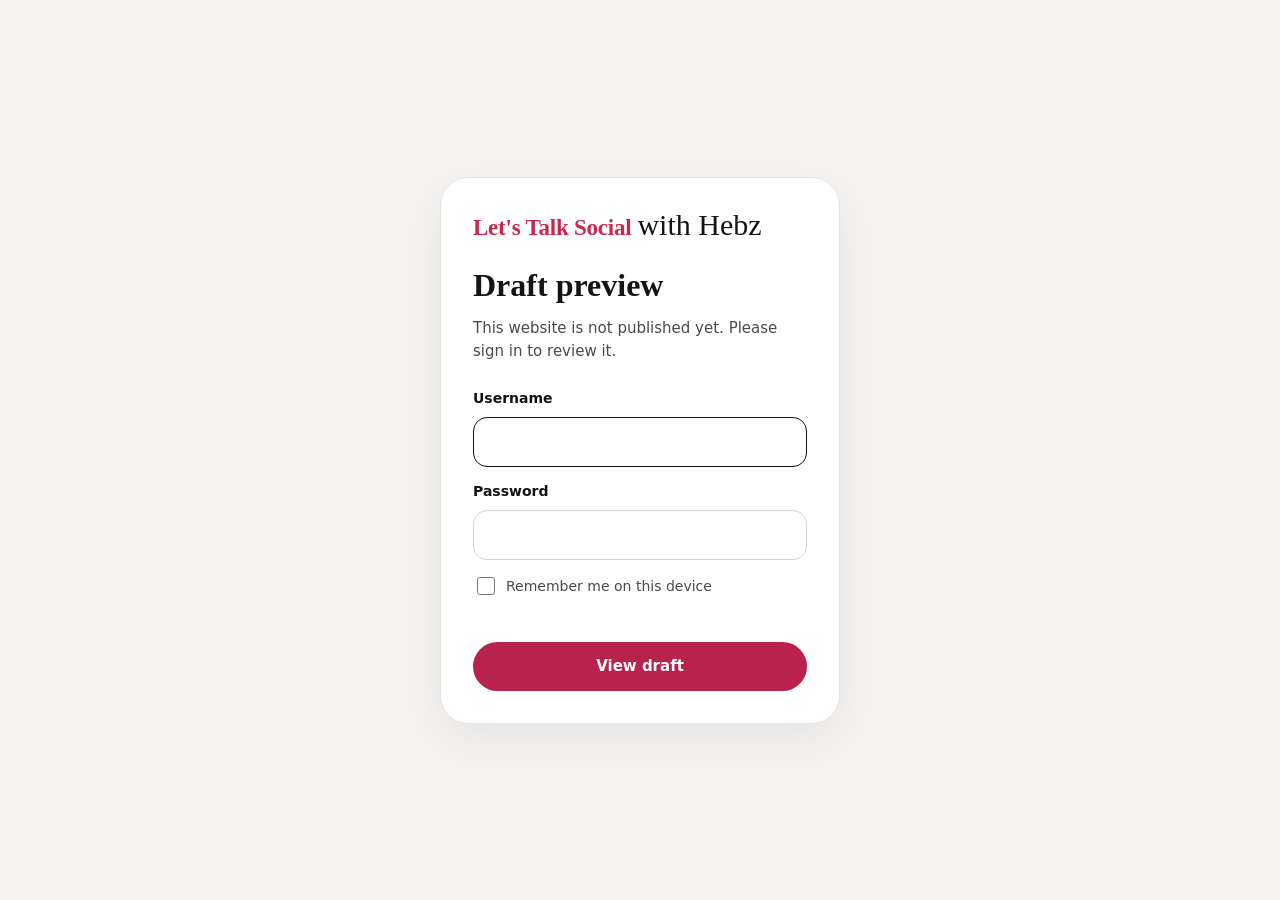
<file: event.html>
<!doctype html>
<html lang="en">
<head>
<meta charset="utf-8">
<meta name="viewport" content="width=device-width, initial-scale=1">
<meta http-equiv="Content-Security-Policy" content="default-src 'self'; script-src 'self'; style-src 'self' https://fonts.googleapis.com; font-src https://fonts.gstatic.com; img-src 'self' data:; connect-src 'self'; manifest-src 'self'; worker-src 'self'; object-src 'none'; base-uri 'self'; form-action 'none'; upgrade-insecure-requests">
<meta name="referrer" content="strict-origin-when-cross-origin">
<!-- DRAFT: login switched by "draftMode" in data/config.json. When going live, delete the robots line below. -->
<meta name="robots" content="noindex, nofollow">
<script src="js/gate.js"></script>
<title>Event recap — Let's Talk Social with Hebz</title>
<meta name="description" content="Recap of a Let's Talk Social with Hebz community event.">
<meta name="theme-color" content="#C8284F">
<link rel="manifest" href="manifest.webmanifest">
<link rel="icon" href="assets/icons/favicon.svg" type="image/svg+xml">
<link rel="apple-touch-icon" href="assets/icons/apple-touch-icon.png">
<link rel="preconnect" href="https://fonts.googleapis.com">
<link rel="preconnect" href="https://fonts.gstatic.com" crossorigin>
<link rel="stylesheet" href="https://fonts.googleapis.com/css2?family=Mrs+Saint+Delafield&amp;family=Playfair+Display:wght@700;800&amp;family=Plus+Jakarta+Sans:wght@400;500;600;700;800&amp;display=swap">
<link rel="stylesheet" href="css/styles.css">
<script src="js/main.js" defer></script>
<script src="js/event.js" defer></script>
</head>
<body>
<a class="skip" href="#main">Skip to content</a>
<header class="page-head">
  <nav class="nav wrap" aria-label="Main">
    <a class="brand" href="./"><span class="brand-serif">Let's Talk Social</span><span class="brand-script">with Hebz</span></a>
    <a class="btn btn-outline btn-sm" href="./#events">← All events</a>
  </nav>
</header>

<main id="main" class="page">
  <p class="crumbs"><a href="./#events">Events</a> / Past events / <span data-e="crumb">Recap</span></p>
  <div class="chips" data-e="chips"></div>
  <h1 class="page-title" data-e="title">Event recap</h1>
  <div class="hero-photo" data-e="cover" role="img" aria-label="Event photo"></div>

  <div class="recap">
    <article>
      <h2 class="h2">The recap</h2>
      <div data-e="recap"><p>Loading…</p></div>
      <div data-e="takeaways-wrap" hidden>
        <h3 class="h3 takeaways-h">Key takeaways</h3>
        <ol data-e="takeaways"></ol>
      </div>
    </article>
    <aside>
      <div class="side-card" data-e="speakers-wrap" hidden>
        <h2>Speakers</h2>
        <div data-e="speakers"></div>
      </div>
      <div class="side-card" data-e="partners-wrap" hidden>
        <h2>Partners</h2>
        <p class="partners" data-e="partners"></p>
      </div>
      <a class="side-card card-dark members-card" data-link="whatsapp" href="./#join">
        <strong>Slides &amp; full album</strong>
        <span>Shared with members in the WhatsApp community</span>
      </a>
    </aside>
  </div>

  <div data-e="moments-wrap" hidden>
    <h2 class="h2 moments-h">Moments</h2>
    <div class="moments" data-e="moments"></div>
  </div>

  <div class="cta-band">
    <div><h2>Don't miss the next one.</h2><p>Events are for community members. Joining is free.</p></div>
    <a class="btn btn-white" data-link="whatsapp" href="./#join">Join the community</a>
  </div>
</main>

<footer class="site-footer">
  <div class="wrap footer-row">
    <span>© <span data-year>2026</span> Let's Talk Social with Hebz · Licensed in the UAE</span>
    <nav aria-label="Legal" class="footer-links">
      <a href="legal.html#privacy">Privacy policy</a>
      <a href="legal.html#cookies">Cookie policy</a>
      <a href="legal.html#terms">Terms &amp; conditions</a>
    </nav>
  </div>
</footer>
<div class="toast" role="status" aria-live="polite" hidden></div>
</body>
</html>
</file>
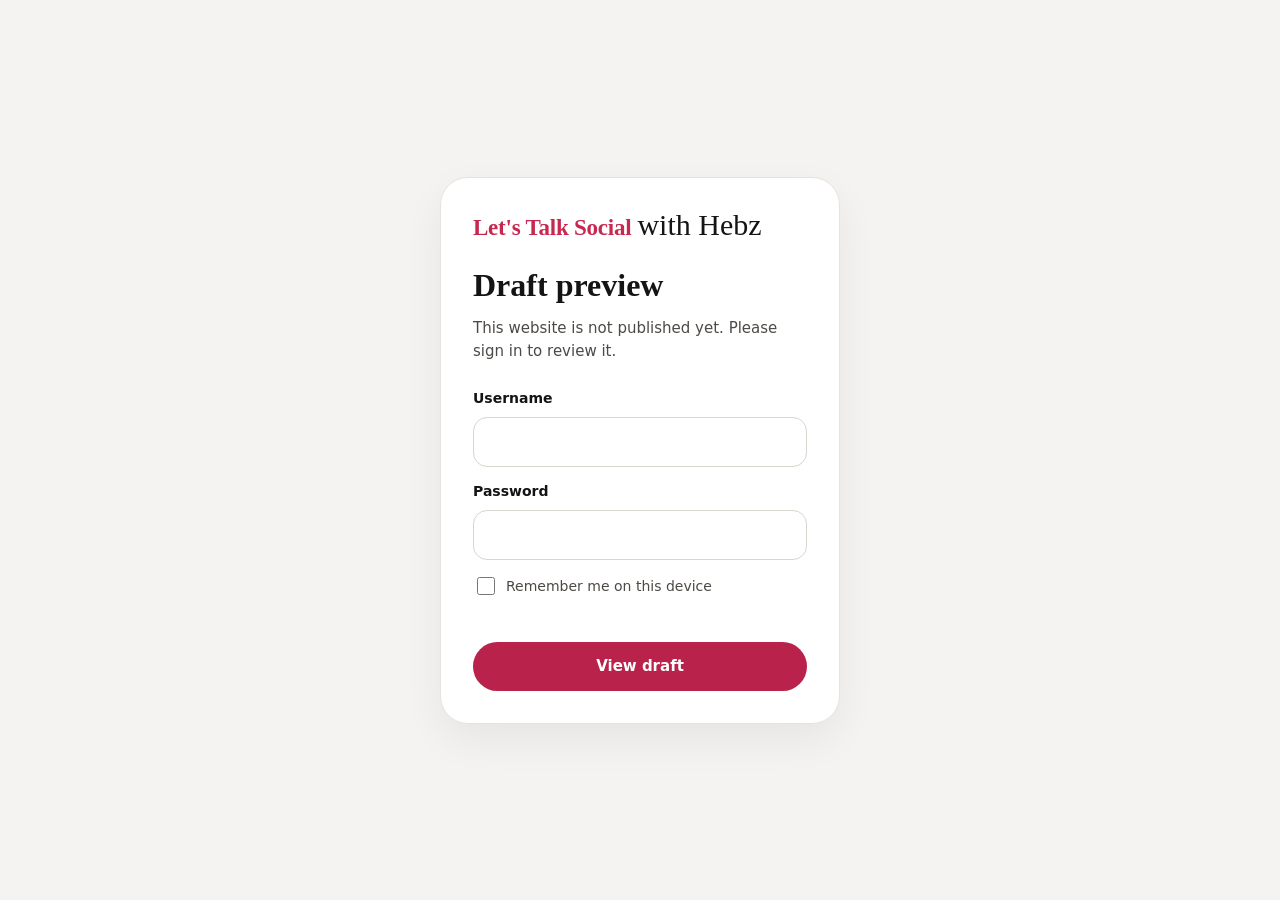
<file: legal.html>
<!doctype html>
<html lang="en">
<head>
<meta charset="utf-8">
<meta name="viewport" content="width=device-width, initial-scale=1">
<meta http-equiv="Content-Security-Policy" content="default-src 'self'; script-src 'self'; style-src 'self' https://fonts.googleapis.com; font-src https://fonts.gstatic.com; img-src 'self' data:; connect-src 'self'; manifest-src 'self'; worker-src 'self'; object-src 'none'; base-uri 'self'; form-action 'none'; upgrade-insecure-requests">
<meta name="referrer" content="strict-origin-when-cross-origin">
<!-- DRAFT: login switched by "draftMode" in data/config.json. When going live, delete the robots line below. -->
<meta name="robots" content="noindex, nofollow">
<script src="js/gate.js"></script>
<title>Privacy, cookies and terms — Let's Talk Social with Hebz</title>
<meta name="description" content="Privacy policy, cookie policy and terms and conditions for Let's Talk Social with Hebz.">
<meta name="theme-color" content="#C8284F">
<link rel="manifest" href="manifest.webmanifest">
<link rel="icon" href="assets/icons/favicon.svg" type="image/svg+xml">
<link rel="apple-touch-icon" href="assets/icons/apple-touch-icon.png">
<link rel="preconnect" href="https://fonts.googleapis.com">
<link rel="preconnect" href="https://fonts.gstatic.com" crossorigin>
<link rel="stylesheet" href="https://fonts.googleapis.com/css2?family=Mrs+Saint+Delafield&amp;family=Playfair+Display:wght@700;800&amp;family=Plus+Jakarta+Sans:wght@400;500;600;700;800&amp;display=swap">
<link rel="stylesheet" href="css/styles.css">
<script src="js/main.js" defer></script>
</head>
<body>
<a class="skip" href="#main">Skip to content</a>
<header class="page-head">
  <nav class="nav wrap" aria-label="Main">
    <a class="brand" href="./"><span class="brand-serif">Let's Talk Social</span><span class="brand-script">with Hebz</span></a>
    <a class="btn btn-outline btn-sm" href="./">← Back to site</a>
  </nav>
</header>

<main id="main" class="page">
  <h1 class="page-title">Legal</h1>
  <p class="muted">Last updated: [DATE]</p>

  <div class="segmented legal-tabs" role="tablist" aria-label="Legal documents" data-legal-tabs>
    <button type="button" role="tab" aria-controls="privacy" aria-selected="true">Privacy</button>
    <button type="button" role="tab" aria-controls="cookies" aria-selected="false" tabindex="-1">Cookies</button>
    <button type="button" role="tab" aria-controls="terms" aria-selected="false" tabindex="-1">Terms</button>
  </div>

  <section class="legal-doc" id="privacy" role="tabpanel" aria-label="Privacy policy">
    <h2>Privacy policy</h2>
    <p>This policy explains how Let's Talk Social with Hebz ([LEGAL ENTITY NAME], licensed in [EMIRATE], UAE, licence no. [NUMBER]) handles personal data, in line with UAE Federal Decree-Law No. 45 of 2021 on the Protection of Personal Data.</p>
    <h3>What this website collects</h3>
    <p>This website has no sign-up forms, accounts or tracking, and does not collect your personal data itself. Our hosting provider, GitHub Pages, may log technical data such as IP addresses for security and to run the service, under GitHub's own privacy statement. Fonts are loaded from Google Fonts, which receives your IP address to deliver them.</p>
    <h3>Services we link to</h3>
    <p>When you join our WhatsApp community, fill in our survey or testimonial form (Google Forms) or follow us on social media, that service collects data under its own privacy policy. We receive the information you choose to share there.</p>
    <h3>Event payments</h3>
    <p>Event payments are processed by Stripe on its secure checkout page. We never see or store your full card details. We receive your name, email, the event you paid for and the payment status, which we use to manage bookings and refunds.</p>
    <h3>Testimonials</h3>
    <p>Testimonials come from our Google Form, which asks for your permission before we publish anything. We only publish your name, role, country and words. You can ask us to edit or remove your testimonial at any time.</p>
    <h3>Community map</h3>
    <p>The map shows totals of members per country of residence, based on answers members choose to give in our survey. We never show names, and countries with fewer than 10 members are shown as "Fewer than 10".</p>
    <h3>Event photos</h3>
    <p>We take photos at events and tell attendees on the day. Public highlights appear on this site; full albums are shared only with members. If you would like a photo of you removed, email us and we will take it down.</p>
    <h3>Your rights</h3>
    <p>You can ask to access, correct or delete your data, restrict or object to how we use it, or withdraw your consent. Email [PRIVACY EMAIL] and we will reply within [NUMBER] days.</p>
    <h3>Keeping data</h3>
    <p>We keep form responses only as long as we need them for the purpose you gave them, then delete them: [RETENTION PERIOD, e.g. 24 months].</p>
    <h3>Children</h3>
    <p>Our community and events are for adults (18+). We do not knowingly collect data from children.</p>
    <h3>Changes and contact</h3>
    <p>We will post any changes on this page with a new date. Questions: [PRIVACY EMAIL].</p>
  </section>

  <section class="legal-doc" id="cookies" role="tabpanel" aria-label="Cookie policy">
    <h2>Cookie policy</h2>
    <h3>Cookies on this site</h3>
    <p>This website does not set tracking or advertising cookies.</p>
    <h3>Things we store on your device</h3>
    <div class="table-wrap">
    <table>
      <thead><tr><th>Name</th><th>Purpose</th><th>Type</th><th>Kept for</th></tr></thead>
      <tbody>
        <tr><td>lts-notice</td><td>Remembers that you closed the cookie notice</td><td>Local storage, necessary</td><td>Until you clear it</td></tr>
        <tr><td>lts-install</td><td>Remembers that you closed the "add to phone" card</td><td>Local storage, preference</td><td>Until you clear it</td></tr>
        <tr><td>lts-v*</td><td>Saves site files on your device so it loads fast and works offline</td><td>Browser cache (service worker), necessary</td><td>Until the next site update or you clear it</td></tr>
      </tbody>
    </table>
    </div>
    <h3>Third parties</h3>
    <p>Fonts are loaded from Google Fonts. Links to WhatsApp, Google Forms, Stripe checkout and social networks take you to those services, which set their own cookies under their own policies.</p>
    <h3>If this changes</h3>
    <p>If we ever add analytics or advertising, we will update this page and ask for your consent before setting any non-essential cookies.</p>
  </section>

  <section class="legal-doc" id="terms" role="tabpanel" aria-label="Terms and conditions">
    <h2>Terms &amp; conditions</h2>
    <h3>About these terms</h3>
    <p>By using this website or joining our community channels, you agree to these terms. The site is run by [LEGAL ENTITY NAME], licensed in [EMIRATE], UAE.</p>
    <h3>Community guidelines</h3>
    <ul>
      <li>Be respectful. No harassment, hate speech or discrimination.</li>
      <li>No spam, and no selling or promoting without permission from the admins.</li>
      <li>Keep what members share in private channels private.</li>
      <li>Admins may remove content or members who break these rules.</li>
    </ul>
    <h3>Events</h3>
    <p>Events are for community members only. Booking links are shared in our WhatsApp community, and payments are processed by Stripe. Tickets are personal and links must not be shared outside the community. Cancellations and refunds: [YOUR POLICY, e.g. full refund up to 7 days before the event]. Photos may be taken at events (see the privacy policy).</p>
    <h3>Content and intellectual property</h3>
    <p>The content on this site, including the brand, text and photos, belongs to Let's Talk Social with Hebz or its partners. Please don't copy or reuse it without permission. When you submit a testimonial, you allow us to publish it on our website and social channels until you ask us to remove it.</p>
    <h3>Information, not advice</h3>
    <p>What we share is general information about social media, not professional, legal or financial advice.</p>
    <h3>Links and liability</h3>
    <p>We are not responsible for websites we link to. To the extent the law allows, we are not liable for losses that come from using this site.</p>
    <h3>Governing law</h3>
    <p>These terms are governed by the laws of the UAE, and the courts of [EMIRATE] have jurisdiction.</p>
    <h3>Contact</h3>
    <p>[CONTACT EMAIL]</p>
  </section>
</main>

<footer class="site-footer">
  <div class="wrap footer-row">
    <span>© <span data-year>2026</span> Let's Talk Social with Hebz · Licensed in the UAE</span>
    <nav aria-label="Legal" class="footer-links">
      <a href="legal.html#privacy">Privacy policy</a>
      <a href="legal.html#cookies">Cookie policy</a>
      <a href="legal.html#terms">Terms &amp; conditions</a>
    </nav>
  </div>
</footer>
</body>
</html>
</file>
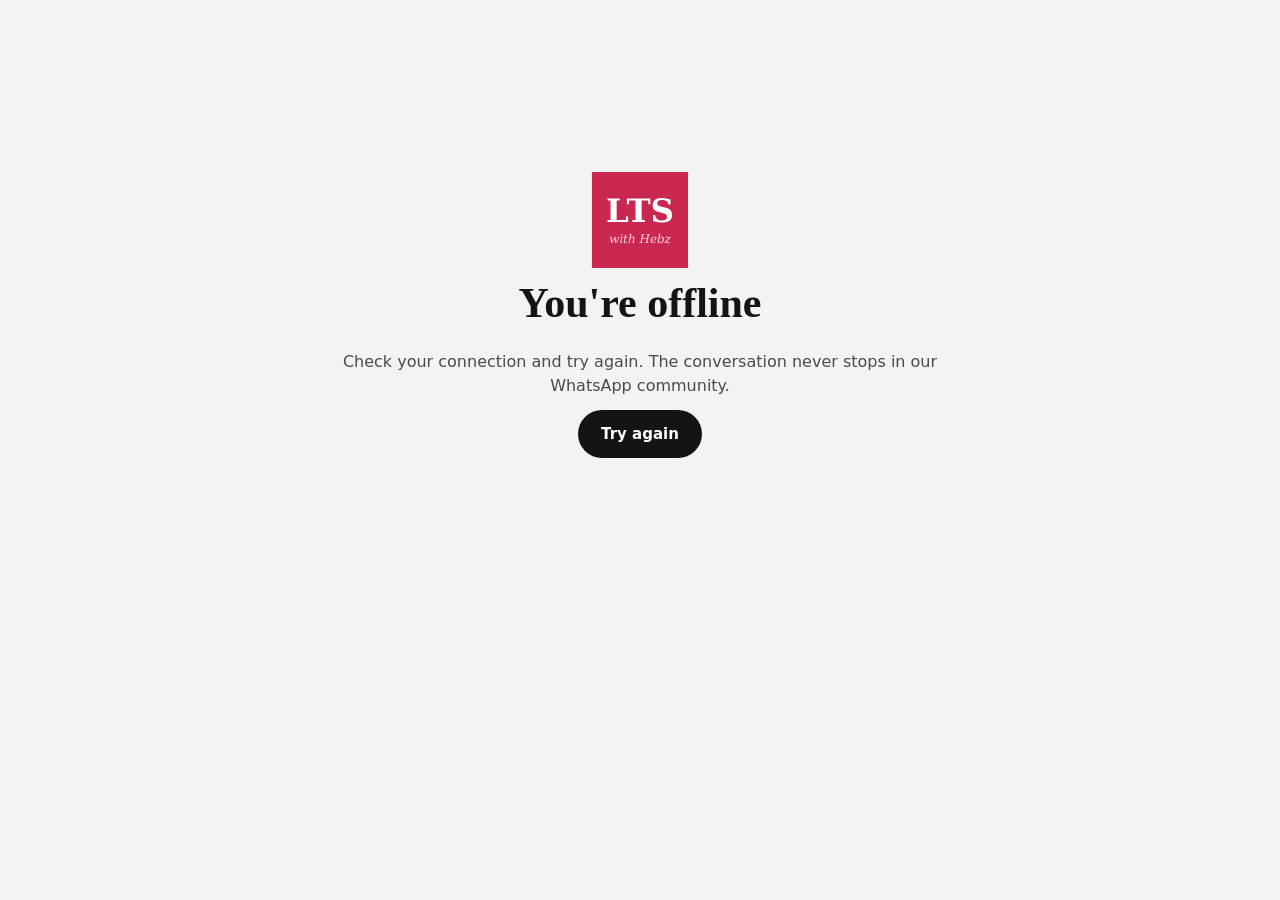
<file: offline.html>
<!doctype html>
<html lang="en">
<head>
<meta charset="utf-8">
<meta name="viewport" content="width=device-width, initial-scale=1">
<meta http-equiv="Content-Security-Policy" content="default-src 'self'; script-src 'self'; style-src 'self' https://fonts.googleapis.com; font-src https://fonts.gstatic.com; img-src 'self' data:; object-src 'none'; base-uri 'self'; form-action 'none'">
<title>You're offline — Let's Talk Social with Hebz</title>
<meta name="theme-color" content="#C8284F">
<link rel="icon" href="assets/icons/favicon.svg" type="image/svg+xml">
<link rel="stylesheet" href="css/styles.css">
</head>
<body>
<main class="center-page">
  <img src="assets/icons/icon-192.png" alt="" width="96" height="96">
  <h1 class="h2">You're offline</h1>
  <p class="body">Check your connection and try again. The conversation never stops in our WhatsApp community.</p>
  <a class="btn btn-dark" href="./">Try again</a>
</main>
</body>
</html>
</file>
<file: css/styles.css>
/* Let's Talk Social with Hebz — site styles */
:root {
  --brand: #C8284F;        /* logo raspberry — large text, fills */
  --brand-ink: #B8224B;    /* buttons & small text on white (AA contrast) */
  --brand-deep: #7E1534;
  --brand-soft: #F59AB2;
  --ink: #141414;
  --ink-2: #33312E;
  --muted: #6E6A64;
  --body: #4D4A46;
  --line: #E6E3DF;
  --line-2: #D9D5CF;
  --bg: #F4F3F1;
  --card: #FFFFFF;
  --placeholder: #ECEAE7;
  --radius: 28px;
  --serif: 'Playfair Display', Georgia, 'Times New Roman', serif;
  --script: 'Mrs Saint Delafield', 'Brush Script MT', cursive;
  --sans: 'Plus Jakarta Sans', system-ui, -apple-system, 'Segoe UI', Roboto, sans-serif;
}
*, *::before, *::after { box-sizing: border-box; }
html { scroll-behavior: smooth; scroll-padding-top: 84px; }
@media (prefers-reduced-motion: reduce) { html { scroll-behavior: auto; } *, *::before, *::after { transition: none !important; animation: none !important; } }
body { margin: 0; font-family: var(--sans); color: var(--ink); background: var(--bg); line-height: 1.5; -webkit-font-smoothing: antialiased; }
img { max-width: 100%; display: block; }
a { color: var(--brand-ink); }
a:hover { color: #8A1838; }
:focus-visible { outline: 3px solid var(--brand-ink); outline-offset: 3px; border-radius: 6px; }
.sr-only { position: absolute; width: 1px; height: 1px; padding: 0; margin: -1px; overflow: hidden; clip: rect(0 0 0 0); white-space: nowrap; border: 0; }
.skip { position: absolute; left: 12px; top: -60px; z-index: 100; background: var(--ink); color: #fff; padding: 12px 16px; border-radius: 12px; }
.skip:focus { top: 12px; }
[hidden] { display: none !important; }

.wrap { max-width: 1200px; margin: 0 auto; padding-left: 24px; padding-right: 24px; }
.section { padding-top: 72px; }
.section-first { padding-top: 32px; }
.section-last { padding-bottom: 72px; }
.card { background: var(--card); border: 1px solid var(--line); border-radius: var(--radius); }
.card-dark { background: var(--ink); color: #fff; border-color: var(--ink); }
.muted { color: var(--muted); }
.h2 { font-family: var(--serif); font-weight: 800; font-size: clamp(30px, 4vw, 42px); line-height: 1.1; margin: 0 0 12px; }
.h3 { font-size: 17px; margin: 0 0 12px; }
.body { margin: 0; color: var(--body); font-size: 16px; max-width: 640px; }
.body-lg { margin: 0; color: var(--body); font-size: 17px; line-height: 1.6; }
.script-kicker { font-family: var(--script); font-size: 40px; color: var(--brand); line-height: 1; margin: 0 0 4px; }
.eyebrow { margin: 0 0 6px; font-size: 13px; font-weight: 700; letter-spacing: .08em; text-transform: uppercase; color: var(--brand-soft); }
.accent { color: var(--brand); }
.fineprint { font-size: 12px; color: var(--muted); margin: 14px 0 0; }
.empty { color: var(--body); background: var(--card); border: 1px dashed var(--line-2); border-radius: 20px; padding: 20px; margin: 0; }
.section-head { display: flex; flex-wrap: wrap; justify-content: space-between; align-items: flex-end; gap: 16px; margin-bottom: 24px; }
.text-link { font-weight: 700; }

/* Buttons */
.btn { display: inline-flex; align-items: center; justify-content: center; gap: 8px; min-height: 48px; padding: 12px 22px; border-radius: 999px; font: inherit; font-weight: 700; font-size: 15px; text-decoration: none; cursor: pointer; border: 1.5px solid transparent; transition: transform .15s ease, background .15s ease; }
.btn:hover { transform: translateY(-1px); }
.btn-sm { min-height: 44px; padding: 10px 18px; font-size: 14px; }
.btn-dark { background: var(--ink); color: #fff; }
.btn-dark:hover { color: #fff; background: #2b2b2b; }
.btn-brand { background: var(--brand-ink); color: #fff; }
.btn-brand:hover { color: #fff; background: #9D1C40; }
.btn-outline { background: #fff; color: var(--ink); border-color: var(--line-2); }
.btn-outline:hover { color: var(--ink); border-color: var(--ink); }
.btn-white { background: #fff; color: var(--ink); }
.btn-white:hover { color: var(--ink); }
.btn-ghost-white { color: #fff; border-color: #fff; background: transparent; }
.btn-ghost-white:hover { color: var(--ink); background: #fff; }
.round-btn { width: 48px; height: 48px; border-radius: 50%; border: 1.5px solid var(--line-2); background: #fff; color: var(--ink); display: inline-flex; align-items: center; justify-content: center; cursor: pointer; }
.round-dark { background: var(--ink); border-color: var(--ink); color: #fff; }

/* Header */
.site-header { position: sticky; top: 0; z-index: 20; background: rgba(255,255,255,.96); backdrop-filter: saturate(1.4) blur(8px); border-bottom: 1px solid var(--line); }
.nav { display: flex; align-items: center; justify-content: space-between; gap: 16px; padding-top: 10px; padding-bottom: 10px; }
.brand { display: flex; align-items: baseline; gap: 6px; text-decoration: none; }
.brand-serif { font-family: var(--serif); font-weight: 800; font-size: 23px; color: var(--brand); letter-spacing: -.01em; }
.brand-script { font-family: var(--script); font-size: 30px; color: var(--ink); line-height: 1; }
.nav-links { display: flex; align-items: center; gap: 2px; font-size: 14px; font-weight: 600; }
.nav-links a:not(.btn) { color: var(--body); text-decoration: none; padding: 10px 11px; border-radius: 999px; }
.nav-links a:not(.btn):hover, .nav-links a[aria-current="true"] { color: var(--ink); background: var(--bg); }
.nav-cta { margin-left: 8px; min-height: 44px; padding: 10px 18px; font-size: 14px; }
.nav-toggle { display: none; width: 44px; height: 44px; border-radius: 12px; border: 1px solid var(--line); background: #fff; color: var(--ink); align-items: center; justify-content: center; cursor: pointer; }
@media (max-width: 960px) {
  .nav-toggle { display: inline-flex; }
  .nav { flex-wrap: wrap; }
  .nav-links { display: none; width: 100%; flex-direction: column; align-items: stretch; padding: 8px 0 12px; }
  .nav-links.open { display: flex; }
  .nav-links a:not(.btn) { padding: 14px 8px; border-radius: 10px; font-size: 16px; }
  .nav-cta { margin: 8px 0 0; }
}
@media (max-width: 420px) { .brand-serif { font-size: 19px; } .brand-script { font-size: 24px; } }

/* Profile hero */
.profile { overflow: hidden; }
.profile-cover { height: 240px; background: var(--placeholder); position: relative; overflow: hidden; }
.profile-cover.has-img { background-size: cover; background-position: center; }
.cover-circle { position: absolute; right: -80px; top: -140px; width: 520px; height: 520px; border-radius: 50%; background: #fff; }
.profile-body { display: flex; flex-wrap: wrap; gap: 24px 32px; align-items: flex-end; justify-content: space-between; padding: 0 40px 32px; }
.profile-id { display: flex; flex-wrap: wrap; gap: 24px; align-items: flex-end; }
.avatar-ring { width: 160px; height: 160px; margin-top: -80px; padding: 5px; border-radius: 50%; background: var(--brand); flex: none; position: relative; }
.avatar { width: 100%; height: 100%; border-radius: 50%; border: 5px solid #fff; object-fit: cover; background: var(--placeholder); }
.avatar-fallback { width: 100%; height: 100%; border-radius: 50%; border: 5px solid #fff; background: #fff; display: flex; align-items: center; justify-content: center; font-family: var(--serif); font-weight: 800; font-size: 40px; color: var(--brand); }
.handle { margin: 0 0 4px; font-size: 14px; font-weight: 600; }
.display { font-family: var(--serif); font-weight: 800; font-size: clamp(40px, 6vw, 58px); line-height: 1.02; letter-spacing: -.02em; margin: 0; }
.lead { margin: 10px 0 0; font-size: 18px; color: var(--body); max-width: 540px; }
.actions { display: flex; flex-wrap: wrap; gap: 12px; }
.stats { display: grid; grid-template-columns: repeat(auto-fit, minmax(150px, 1fr)); border-top: 1px solid var(--line); margin: 0; }
.stats > div { padding: 20px 40px; border-right: 1px solid var(--line); display: flex; flex-direction: column-reverse; }
.stats > div:last-child { border-right: 0; }
.stats dt { font-size: 14px; color: var(--muted); }
.stats dd { margin: 0; font-family: var(--serif); font-weight: 800; font-size: 34px; }
@media (max-width: 640px) {
  .profile-cover { height: 130px; }
  .cover-circle { width: 260px; height: 260px; right: -60px; top: -90px; }
  .profile-body { padding: 0 20px 22px; }
  .avatar-ring { width: 112px; height: 112px; margin-top: -56px; padding: 4px; }
  .avatar, .avatar-fallback { border-width: 4px; }
  .actions .btn { flex: 1 1 auto; }
  .stats { grid-template-columns: repeat(3, 1fr); }
  .stats > div { padding: 14px 8px; text-align: center; }
  .stats > div:nth-child(3) { border-right: 0; }
  .stats > div[data-stat-wrap] { grid-column: 1 / -1; border-top: 1px solid var(--line); }
  .stats dd { font-size: 22px; }
  .stats dt { font-size: 12px; }
}

/* About & highlights */
.split { display: flex; flex-wrap: wrap; gap: 40px; align-items: flex-start; }
.split-text { flex: 1 1 340px; min-width: 0; }
.highlights { flex: 1 1 560px; min-width: 0; padding: 28px; }
.highlight-tabs { display: flex; gap: 12px; justify-content: space-between; overflow-x: auto; padding-bottom: 4px; }
.highlight-tabs button { flex: 0 0 92px; background: none; border: 0; padding: 4px 0; font: inherit; font-size: 13px; font-weight: 600; line-height: 1.25; color: var(--ink); cursor: pointer; display: flex; flex-direction: column; align-items: center; gap: 8px; text-align: center; }
.ring { width: 76px; height: 76px; border-radius: 50%; padding: 3px; background: var(--line-2); display: flex; transition: background .2s; }
.ring > span { flex: 1; border-radius: 50%; border: 3px solid #fff; background: var(--bg); display: flex; align-items: center; justify-content: center; font-size: 12px; font-weight: 800; }
.highlight-tabs button[aria-selected="true"] .ring { background: var(--brand); }
.story { margin-top: 22px; padding: 24px; border-radius: 18px; background: var(--ink); color: #fff; min-height: 150px; }
.story-bars { display: flex; gap: 6px; }
.story-bars span { flex: 1; height: 3px; border-radius: 3px; background: #4D4A46; transition: background .2s; }
.story-bars span.on { background: #fff; }
.story-label { margin: 16px 0 6px; font-size: 13px; font-weight: 700; letter-spacing: .08em; text-transform: uppercase; color: var(--brand-soft); }
.story-body { margin: 0; font-size: 22px; font-weight: 700; line-height: 1.35; }

/* Join links */
.link-grid { list-style: none; margin: 0; padding: 0; display: grid; grid-template-columns: repeat(auto-fit, minmax(320px, 1fr)); gap: 14px; }
@media (max-width: 400px) { .link-grid { grid-template-columns: 1fr; } }
.link-card { display: flex; gap: 16px; align-items: center; padding: 20px 22px; background: #fff; border: 1px solid var(--line); border-radius: 20px; color: var(--ink); text-decoration: none; transition: border-color .15s, transform .15s; height: 100%; }
.link-card:hover { color: var(--ink); border-color: var(--ink); transform: translateY(-2px); }
.link-card[aria-disabled="true"] { opacity: .55; pointer-events: none; }
.dot { flex: none; width: 10px; height: 10px; border-radius: 50%; background: var(--ink); }
.dot-brand { background: var(--brand); }
.lc-text { flex: 1; display: flex; flex-direction: column; }
.lc-text strong { font-size: 17px; }
.lc-text span { font-size: 14px; color: var(--muted); margin-top: 2px; }
.lc-arrow { color: var(--muted); flex: none; }

/* Segmented control */
.segmented { display: inline-flex; padding: 4px; background: #fff; border: 1px solid var(--line); border-radius: 999px; }
.segmented button { padding: 11px 18px; min-height: 44px; border-radius: 999px; border: 0; background: transparent; color: var(--ink); font: inherit; font-weight: 700; font-size: 14px; cursor: pointer; }
.segmented button[aria-selected="true"], .segmented button[aria-pressed="true"] { background: var(--ink); color: #fff; }

/* Events */
.event-grid { display: grid; grid-template-columns: repeat(auto-fit, minmax(300px, 1fr)); gap: 18px; }
.event-card { background: #fff; border: 1px solid var(--line); border-radius: 22px; overflow: hidden; display: flex; flex-direction: column; }
.event-media { height: 160px; background: var(--placeholder) center / cover no-repeat; display: flex; justify-content: space-between; align-items: flex-start; padding: 14px; }
.chip { display: inline-block; padding: 6px 12px; border-radius: 999px; background: #fff; font-size: 12px; font-weight: 700; color: var(--ink); }
.chip-dark { background: var(--ink); color: #fff; }
.event-body { padding: 20px; display: flex; flex-direction: column; gap: 6px; flex: 1; }
.event-when { margin: 0; font-size: 13px; font-weight: 700; color: var(--brand-ink); }
.event-title { margin: 0; font-size: 20px; line-height: 1.25; }
.event-note { margin: 0 0 10px; font-size: 14px; color: var(--muted); }
.event-body .btn { align-self: flex-start; margin-top: auto; }
.past-list { display: flex; flex-direction: column; gap: 14px; }
.past-item { display: flex; flex-wrap: wrap; gap: 22px; align-items: center; background: #fff; border: 1px solid var(--line); border-radius: 22px; padding: 16px; }
.past-thumb { flex: 0 0 200px; height: 130px; border-radius: 14px; background: var(--placeholder) center / cover no-repeat; }
.past-text { flex: 1 1 300px; min-width: 0; }
.past-meta { margin: 0 0 4px; font-size: 13px; font-weight: 700; color: var(--muted); }
.past-title { margin: 0 0 6px; font-size: 21px; }
.past-sub { margin: 0; font-size: 15px; color: var(--body); }
@media (max-width: 560px) { .past-thumb { flex-basis: 100%; height: 170px; } .past-item .btn { width: 100%; } }

/* Map */
.map-card { padding: 24px 24px 18px; }
.map-stage { position: relative; width: 100%; aspect-ratio: 1000 / 501; }
.map-stage svg { position: absolute; inset: 0; width: 100%; height: 100%; display: block; }
.map-stage path { stroke: #C9A9B2; stroke-width: .35; stroke-linejoin: round; cursor: pointer; transition: fill .12s; }
.map-stage path.active { fill: var(--ink) !important; stroke: var(--ink); }
.map-loading { position: absolute; inset: 0; display: flex; align-items: center; justify-content: center; margin: 0; color: var(--muted); }
.map-tip { position: absolute; transform: translate(-50%, calc(-100% - 12px)); background: var(--ink); color: #fff; padding: 10px 14px; border-radius: 12px; white-space: nowrap; pointer-events: none; box-shadow: 0 8px 24px rgba(0,0,0,.18); z-index: 2; }
.map-tip strong { display: block; font-size: 15px; }
.map-tip span { display: block; font-size: 13px; font-weight: 700; color: var(--brand-soft); }
.map-legend { display: flex; flex-wrap: wrap; gap: 14px; align-items: center; margin-top: 16px; font-size: 13px; color: var(--body); }
.map-legend b { color: var(--ink); }
.map-legend span { display: inline-flex; gap: 6px; align-items: center; }
.swatch { width: 14px; height: 14px; border-radius: 4px; border: 1px solid #D9C3C9; display: inline-block; }
.map-below { display: flex; flex-wrap: wrap; gap: 20px; margin-top: 20px; }
.map-top { flex: 2 1 540px; min-width: 0; padding: 24px; }
.map-note { flex: 1 1 280px; padding: 24px; display: flex; flex-direction: column; gap: 10px; border-radius: 24px; }
.map-note p:not(.eyebrow) { margin: 0; color: #E6E3DF; font-size: 15px; line-height: 1.6; }
.map-note a { color: #fff; font-weight: 700; }
.top-grid { display: grid; grid-template-columns: repeat(auto-fit, minmax(200px, 1fr)); gap: 8px; }
.top-grid button { display: flex; justify-content: space-between; align-items: center; gap: 10px; min-height: 48px; padding: 10px 14px; border-radius: 14px; border: 1.5px solid var(--line); background: #fff; font: inherit; font-size: 14px; cursor: pointer; text-align: left; color: var(--ink); }
.top-grid button[aria-pressed="true"] { border-color: var(--ink); }
.top-grid .name { display: flex; gap: 10px; align-items: center; font-weight: 600; }
.top-grid .n { font-weight: 800; }

/* Testimonials */
.testimonials { padding: 48px; display: flex; flex-wrap: wrap; gap: 40px; align-items: center; }
.t-intro { flex: 1 1 280px; }
.t-stage { flex: 2 1 520px; min-width: 0; }
.t-slide { margin: 0; padding: 36px; border-radius: 22px; background: var(--bg); min-height: 230px; display: flex; flex-direction: column; justify-content: space-between; gap: 24px; touch-action: pan-y; }
.t-quote { margin: 0; font-family: var(--serif); font-weight: 700; font-size: clamp(20px, 2.4vw, 26px); line-height: 1.4; }
.t-who { display: flex; gap: 14px; align-items: center; }
.t-who > span:last-child { display: flex; flex-direction: column; }
.t-role { font-size: 14px; }
.t-avatar { width: 48px; height: 48px; border-radius: 50%; background: var(--line-2) center / cover; flex: none; }
.t-controls { display: flex; justify-content: space-between; align-items: center; margin-top: 18px; gap: 12px; }
.t-dots { display: flex; gap: 4px; flex-wrap: wrap; }
.t-dots button { width: 24px; height: 24px; padding: 7px; border: 0; background: transparent; cursor: pointer; display: inline-flex; align-items: center; }
.t-dots button::before { content: ""; width: 10px; height: 10px; border-radius: 999px; background: var(--line-2); transition: width .2s, background .2s; }
.t-dots button[aria-current="true"] { width: 38px; }
.t-dots button[aria-current="true"]::before { width: 24px; background: var(--brand); }
.t-arrows { display: flex; gap: 8px; }
@media (max-width: 640px) { .testimonials { padding: 24px; } .t-slide { padding: 24px; } }

/* Gallery */
.gallery { display: grid; grid-template-columns: repeat(4, minmax(0, 1fr)); grid-auto-rows: 210px; gap: 8px; }
.gallery .g-item { border: 0; padding: 0; border-radius: 22px; overflow: hidden; background: var(--placeholder); cursor: zoom-in; }
.gallery .g-item:first-child { grid-column: span 2; grid-row: span 2; }
.gallery .g-item img { width: 100%; height: 100%; object-fit: cover; transition: transform .3s; }
.gallery .g-item:hover img { transform: scale(1.03); }
.g-members { border-radius: 22px; background: var(--ink); color: #fff; text-decoration: none; display: flex; flex-direction: column; align-items: center; justify-content: center; gap: 8px; text-align: center; padding: 16px; }
.g-members:hover { color: #fff; background: #2b2b2b; }
.g-members span { font-size: 13px; color: #CFCBC5; }
@media (max-width: 760px) { .gallery { grid-template-columns: repeat(2, minmax(0, 1fr)); grid-auto-rows: 160px; } }
.lightbox { position: fixed; inset: 0; z-index: 60; background: rgba(10,10,10,.92); display: flex; align-items: center; justify-content: center; padding: 24px; }
.lightbox img { max-width: min(1100px, 100%); max-height: 80vh; border-radius: 12px; object-fit: contain; user-select: none; -webkit-user-drag: none; }
.lightbox figcaption { color: #E6E3DF; text-align: center; margin-top: 12px; font-size: 14px; }
.lightbox .lb-close, .lightbox .lb-prev, .lightbox .lb-next { position: absolute; width: 48px; height: 48px; border-radius: 50%; border: 0; background: #fff; color: var(--ink); cursor: pointer; display: flex; align-items: center; justify-content: center; }
.lb-close { top: 20px; right: 20px; }
.lb-prev { left: 20px; top: 50%; }
.lb-next { right: 20px; top: 50%; }

/* Contact */
.contact { background: var(--brand); color: #fff; border-radius: var(--radius); padding: 48px; display: flex; flex-wrap: wrap; gap: 28px; justify-content: space-between; align-items: center; }
.contact-title { margin: 0; font-family: var(--serif); font-size: clamp(36px, 5vw, 50px); line-height: 1; }
.contact-script { margin: 0; font-family: var(--script); font-size: 46px; line-height: 1.1; }
@media (max-width: 640px) { .contact { padding: 28px; } .contact .btn { flex: 1 1 auto; } }

/* Footer */
.site-footer { background: #fff; border-top: 1px solid var(--line); }
.footer-row { display: flex; flex-wrap: wrap; justify-content: space-between; gap: 12px 20px; padding-top: 26px; padding-bottom: 26px; font-size: 14px; color: var(--muted); }
.footer-links { display: flex; flex-wrap: wrap; gap: 6px 20px; }
.footer-links a { color: var(--body); }

/* Notice, install card, toast */
.notice { position: fixed; left: 16px; right: 16px; bottom: 16px; z-index: 40; max-width: 760px; margin: 0 auto; background: var(--ink); color: #fff; border-radius: 18px; padding: 14px 18px; display: flex; flex-wrap: wrap; gap: 12px; align-items: center; justify-content: space-between; box-shadow: 0 12px 32px rgba(0,0,0,.2); }
.notice p { margin: 0; font-size: 14px; color: #E6E3DF; flex: 1 1 280px; }
.notice a { color: var(--brand-soft); }
.install { position: fixed; left: 16px; right: 16px; bottom: 16px; z-index: 45; max-width: 420px; margin: 0 auto; background: #fff; border-radius: 24px; padding: 18px; box-shadow: 0 16px 40px rgba(0,0,0,.2); }
.install-row { display: flex; gap: 14px; align-items: center; }
.install-row img { border-radius: 14px; flex: none; }
.install-row strong { display: block; font-size: 16px; }
.install-row span { font-size: 13px; color: var(--muted); }
.install-ios { margin: 14px 0 0; padding: 12px; border-radius: 14px; background: var(--bg); font-size: 14px; }
.install-actions { display: flex; gap: 8px; margin-top: 14px; }
.install-actions .btn { flex: 1; }
.toast { position: fixed; left: 50%; bottom: 24px; transform: translateX(-50%); z-index: 70; background: var(--ink); color: #fff; padding: 12px 18px; border-radius: 999px; font-size: 14px; font-weight: 600; }

/* Sub pages (event recap, legal, offline, 404) */
.page-head { background: #fff; border-bottom: 1px solid var(--line); }
.page-head .nav { padding-top: 12px; padding-bottom: 12px; }
.page { max-width: 1000px; margin: 0 auto; padding: 40px 24px 80px; }
.crumbs { margin: 0 0 12px; font-size: 14px; color: var(--muted); }
.crumbs a { color: var(--muted); }
.chips { display: flex; flex-wrap: wrap; gap: 8px; margin-bottom: 16px; }
.chips .chip { border: 1px solid var(--line); padding: 7px 14px; font-size: 13px; }
.page-title { margin: 0 0 28px; font-family: var(--serif); font-weight: 800; font-size: clamp(36px, 6vw, 58px); line-height: 1.04; }
.hero-photo { height: clamp(220px, 40vw, 460px); border-radius: var(--radius); background: var(--placeholder) center / cover no-repeat; }
.recap { display: flex; flex-wrap: wrap; gap: 40px; margin-top: 44px; }
.recap article { flex: 999 1 520px; min-width: 0; }
.recap article p, .recap article li { font-size: 18px; line-height: 1.7; color: var(--ink-2); }
.recap aside { flex: 1 1 280px; display: flex; flex-direction: column; gap: 16px; }
.side-card { background: #fff; border: 1px solid var(--line); border-radius: 22px; padding: 22px; }
.side-card h2 { margin: 0 0 12px; font-size: 16px; }
.person { display: flex; flex-direction: column; padding: 8px 0; font-size: 15px; }
.person span { font-size: 13px; color: var(--muted); }
.moments { display: grid; grid-template-columns: repeat(4, minmax(0, 1fr)); gap: 8px; }
.moments img { aspect-ratio: 1 / 1; width: 100%; object-fit: cover; border-radius: 18px; }
@media (max-width: 640px) { .moments { grid-template-columns: repeat(2, minmax(0, 1fr)); } }
.cta-band { margin-top: 56px; background: var(--brand); color: #fff; border-radius: var(--radius); padding: 40px; display: flex; flex-wrap: wrap; justify-content: space-between; align-items: center; gap: 24px; }
.cta-band h2 { margin: 0 0 6px; font-family: var(--serif); font-size: 34px; }
.cta-band p { margin: 0; }
.legal-tabs { margin-bottom: 24px; }
.legal-doc { background: #fff; border: 1px solid var(--line); border-radius: 24px; padding: clamp(22px, 4vw, 40px); }
.legal-doc h2 { margin: 0 0 12px; font-family: var(--serif); font-size: 34px; }
.legal-doc h3 { font-size: 19px; margin: 28px 0 8px; }
.legal-doc p, .legal-doc li { font-size: 16px; line-height: 1.7; color: var(--ink-2); }
.legal-doc table { width: 100%; border-collapse: collapse; font-size: 15px; margin: 8px 0; }
.legal-doc th, .legal-doc td { text-align: left; padding: 10px 8px; border-bottom: 1px solid var(--line); vertical-align: top; }
.table-wrap { overflow-x: auto; }
.center-page { min-height: 70vh; display: flex; flex-direction: column; align-items: center; justify-content: center; text-align: center; gap: 12px; padding: 40px 24px; }
.takeaways-h { font-size: 20px; margin-top: 32px; }
.partners { margin: 0; color: var(--body); }
.members-card { text-decoration: none; color: #fff; display: flex; flex-direction: column; gap: 2px; }
.members-card:hover { color: #fff; background: #2b2b2b; }
.members-card span { font-size: 13px; color: #CFCBC5; }
.moments-h { margin-top: 56px; }
.map-scroll { overflow-x: auto; overscroll-behavior-x: contain; }
.map-hint { display: none; margin: 8px 0 0; font-size: 13px; }
@media (max-width: 700px) {
  .map-card { padding: 16px 12px 14px; }
  .map-stage { min-width: 760px; }
  .map-hint { display: block; }
}
.side-card.card-dark { background: var(--ink); border-color: var(--ink); color: #fff; }

/* Draft login curtain (js/gate.js) */
.lts-locked body > :not(.gate) { display: none !important; }
.gate { min-height: 100vh; display: flex; align-items: center; justify-content: center; padding: 24px; background: var(--bg); }
.gate-card { width: 100%; max-width: 400px; background: #fff; border: 1px solid var(--line); border-radius: var(--radius); padding: 32px; display: flex; flex-direction: column; gap: 8px; box-shadow: 0 16px 40px rgba(0,0,0,.06); }
.gate-brand { margin: 0 0 8px; display: flex; align-items: baseline; gap: 6px; flex-wrap: wrap; }
.gate-title { margin: 0; font-family: var(--serif); font-size: 32px; }
.gate-sub { margin: 0 0 12px; color: var(--body); font-size: 15px; }
.gate-card label { font-size: 14px; font-weight: 700; margin-top: 6px; }
.gate-card input[type="text"], .gate-card input[type="password"] { min-height: 48px; padding: 12px 14px; border-radius: 14px; border: 1.5px solid var(--line-2); font: inherit; font-size: 16px; }
.gate-card input:focus { border-color: var(--ink); outline: none; }
.gate-card .gate-check { display: flex; gap: 8px; align-items: center; font-weight: 500; color: var(--body); }
.gate-check input { width: 18px; height: 18px; accent-color: var(--brand-ink); }
.gate-error { min-height: 20px; margin: 4px 0 0; color: var(--brand-ink); font-size: 14px; font-weight: 600; }
.gate-card .btn { margin-top: 4px; width: 100%; }
.gate-card .btn:disabled { opacity: .6; cursor: wait; transform: none; }
</file>
